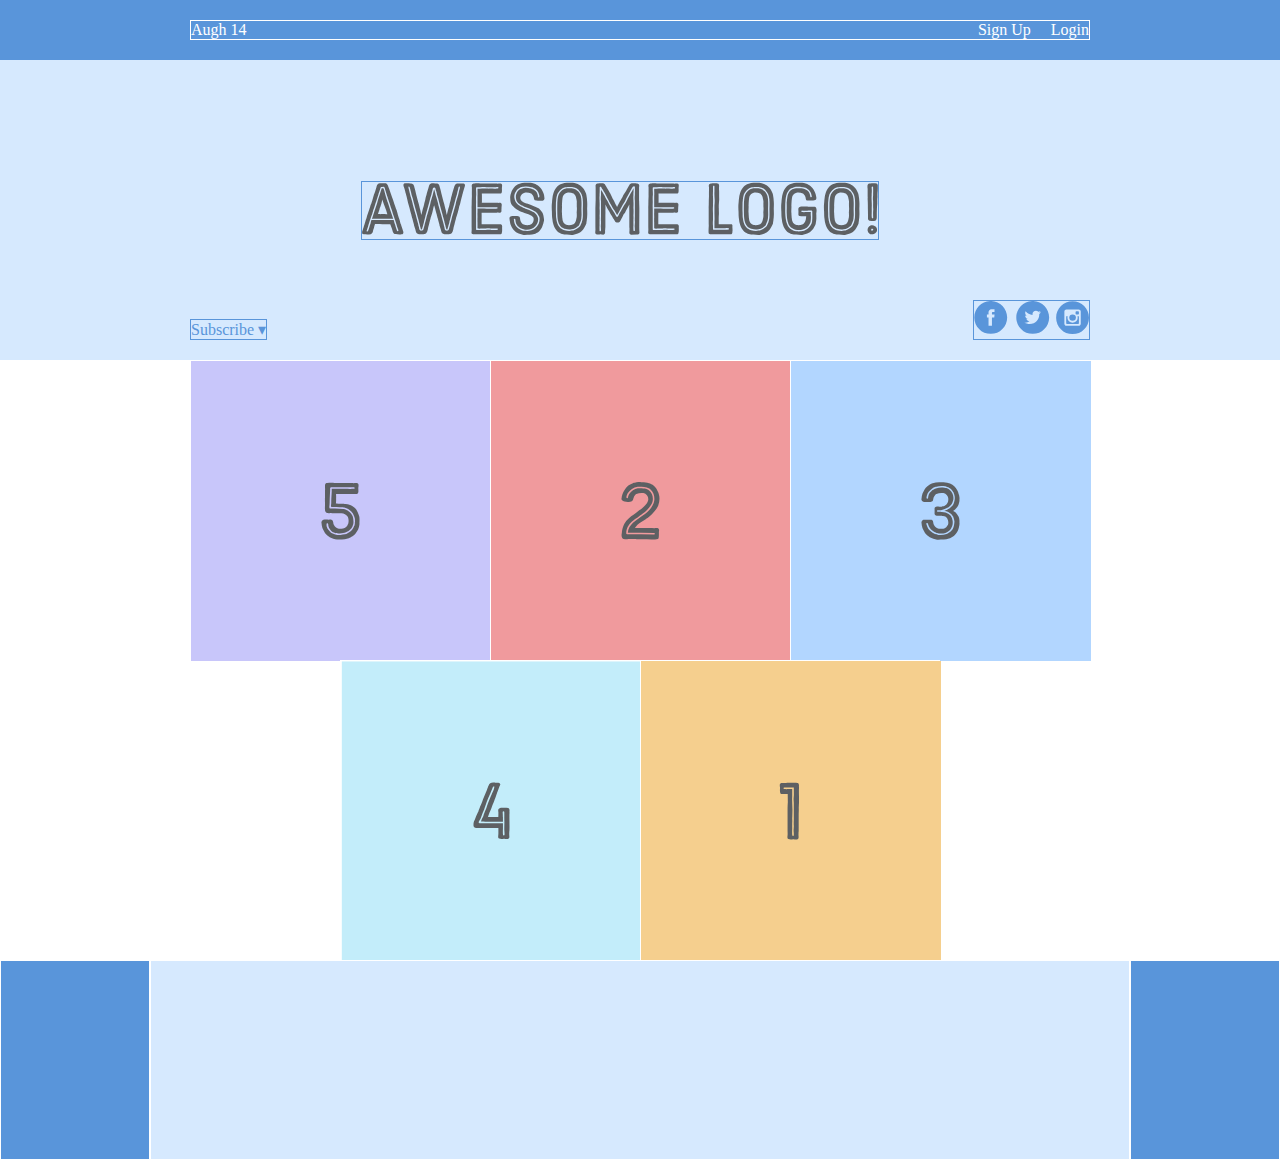
<file: flexbox/index.html>
<!DOCTYPE html>
<html>
    <head>
        <meta charset="UTF-8">
        <meta name="viewpoint" content="width=device-width, initial-scale=1.0">
        <title>FlexBox</title>
        <style>
            * {
                margin: 0;
                padding: 0;
                box-sizing: border-box;
            }
            .menu-container{
                color: #fff;
                background-color: #5995DA;
                padding: 20px 0;
                display: flex;
                justify-content: center;
            }
            .menu{
                border:1px solid#fff;
                width: 900px;
                display: flex;
                justify-content: space-between;
            }
            .links {
                border: 1px solid #fff;  /* For debugging */
                display: flex;

              }
            .login{
                margin-left: 20px;
            }
            .header-container{
                color: #5995DA;
                background-color: #D6E9FE;
                display: flex;
                justify-content: center;
            }
            .header{
                width: 900px;
                height: 300px;
                display: flex;
                justify-content: space-between;
                align-items: center;
            }
            .social,
            .logo,
            .subscribe {
            border: 1px solid #5995DA;
            }
            .photo-grid-container {
                display: flex;
                justify-content: center;
              }
              
              .photo-grid {
                width: 900px;
                display: flex;
                justify-content: center;
                flex-wrap: wrap;
                flex-direction: row;
                align-items: center;
              }
              
              .photo-grid-item {
                border: 1px solid #fff;
                width: 300px;
                height: 300px;
              }
              .first-item{
                order: 1;
              }
              .last-item{
                order: -1;
              }
                .social,
                .subscribe {
                align-self: flex-end;
                margin-bottom: 20px;
                }
            .footer {
                display: flex;
                justify-content: space-between;
                }
                
                .footer-item {
                border: 1px solid #fff;
                background-color: #D6E9FE;
                height: 200px;
                flex: 1;
                }
            .footer-three {
                flex: 2;
                }
            .footer-one,
            .footer-three{
                background-color: #5995DA;
                flex: initial;
                width: 150px    ;
            }
            .signup {
                margin-left: auto;
            }
        </style>
    </head>
    <body>
        <div class="menu-container">
            <div class="menu">
                <div class="date">Augh 14</div>
                <div class='signup'>Sign Up</div>
                <div class='login'>Login</div>
            </div>
        </div>
        <div class="header-container">
            <div class="header">
                <div class="subscribe">Subscribe &#9662;</div>
                <div class="logo"><img src="./images/awesome-logo.svg"></div>
                <div class="social"><img src="./images/social-icons.svg"></div>
            </div>
        </div>
        <div class='photo-grid-container'>
            <div class='photo-grid'>
              <div class='photo-grid-item first-item'>
                <img src='images/one.svg'/>
              </div>
              <div class='photo-grid-item'>
                <img src='images/two.svg'/>
              </div>
              <div class='photo-grid-item'>
                <img src='images/three.svg'/>
              </div>
              <div class='photo-grid-item'>
                <img src='images/four.svg'/>
              </div>
              <div class='photo-grid-item last-item'>
                <img src='images/five.svg'/>
              </div>
            </div>
        </div>
        <div class='footer'>
            <div class='footer-item footer-one'></div>
            <div class='footer-item footer-two'></div>
            <div class='footer-item footer-three'></div>
          </div>
    </body>
</html>
</file>
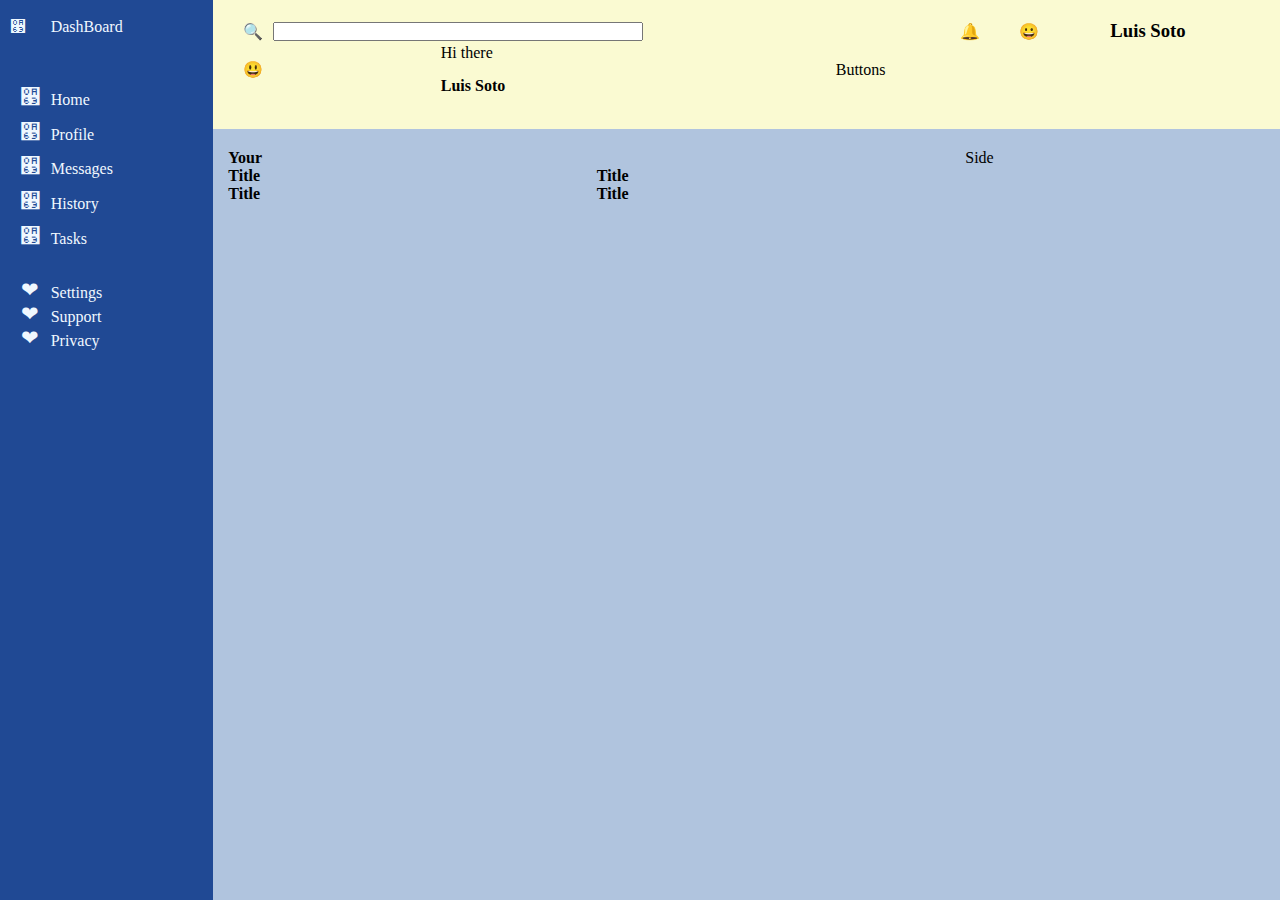
<file: grid/grid.html>
<!DOCTYPE html>
<html lang="en">
<head>
    <meta charset="UTF-8">
    <meta http-equiv="X-UA-Compatible" content="IE=edge">
    <meta name="viewport" content="width=device-width, initial-scale=1.0">
    <link rel="stylesheet" href="./style.css">
    <title>DashBoard</title>
</head>
<body>
  <nav>
    <div class="nav-grid">
      <div class="nav-grid-head">
        <div class="nav-head-logo">&#2659</div>
        <div class="nav-head-box">DashBoard</div>
      </div>
      <div class="nav-grid-mid">
        <div class="nav-grid-box-logo">&#2659</div>
        <div class="nav-grid-box">Home</div>
        <div class="nav-grid-box-logo">&#2659;</div>
        <div class="nav-grid-box">Profile</div>
        <div class="nav-grid-box-logo">&#2659;</div>
        <div class="nav-grid-box">Messages</div>
        <div class="nav-grid-box-logo">&#2659</div>
        <div class="nav-grid-box">History</div>
        <div class="nav-grid-box-logo">&#2659</div>
        <div class="nav-grid-box">Tasks</div>

      </div>
      <div class="nav-grid-bot">
        <div class="nav-grid-box-logo">&#x2764;</div>
        <div class="nav-grid-box">Settings</div>
        <div class="nav-grid-box-logo">&#x2764;</div>
        <div class="nav-grid-box">Support</div>
        <div class="nav-grid-box-logo">&#x2764;</div>
        <div class="nav-grid-box">Privacy</div>
      </div>
    </div>
  </nav>
  <header>
    <div class="header-grid">
      <div class="header-search">
        <div class="magnifying">&#x1F50D;</div>
        <input type="text" name="search" class="searchbar">
      </div>
      <div class="header-top-right">
        <div class="bell">&#x1f514;</div>
        <div class="user-avatar">&#x1f600;</div>
        <h3>Luis Soto</h3>
      </div>
      <div class="header-greeting">
        <div class="greeting-img">&#x1F603;</div>
        <p class="greating">Hi there</p>
        <p id="greeting-name">Luis Soto</p>

      </div>
      <div class="header-buttons">Buttons</div>
    </div>
  </header>
  <main>
    <div class="main-container">
      <div class="main-projects">
        <div id="main-project-title">Your</div>
        <div class="main-projects-box">
          <div class="project-box"><h4>Title</h4>
          <p class="project-content"></p> </div>
          <div class="proyect-icons"></div>
        </div>
        <div class="main-projects-box">
          <div class="project-box"><h4>Title</h4>
          <p class="project-content"></p> </div>
          <div class="proyect-icons"></div>
        </div>
        <div class="main-projects-box">
          <div class="project-box"><h4>Title</h4>
          <p class="project-content"></p> </div>
          <div class="proyect-icons"></div>
        </div>
        <div class="main-projects-box">
          <div class="project-box"><h4>Title</h4>
          <p class="project-content"></p> </div>
          <div class="proyect-icons"></div>
        </div>
    </div>

    <div class="side-container">
      Side
    </div>
  </div>
  </main>

</body>
</html>
</file>
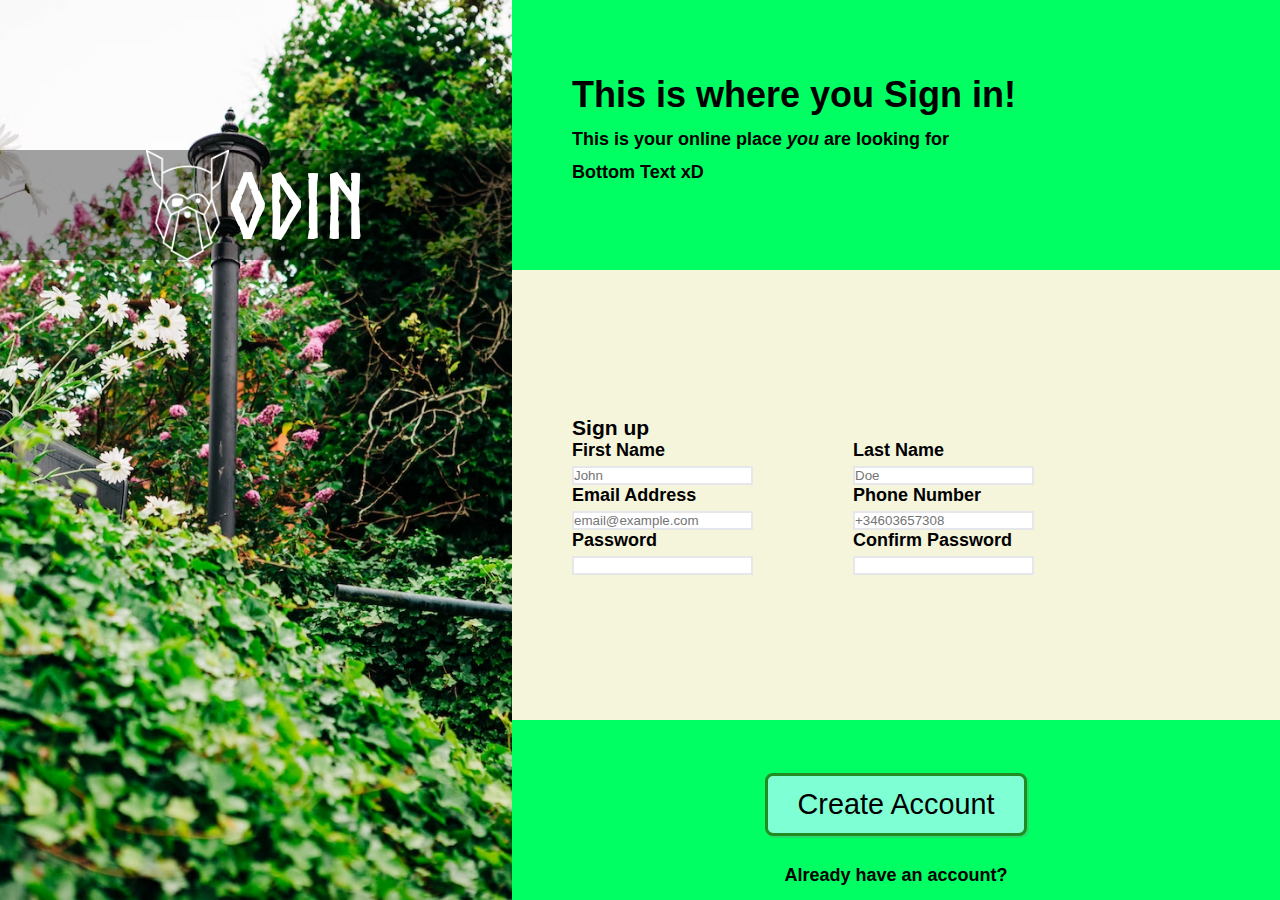
<file: SingUpForm/form.html>
<!DOCTYPE html>
<html lang="en">
<head>
    <meta charset="UTF-8">
    <meta http-equiv="X-UA-Compatible" content="IE=edge">
    <meta name="viewport" content="width=device-width, initial-scale=1.0">
    <link type="text/css" rel="stylesheet" href="./style/style.css">
    <title>SingUp</title>
</head>
<body>
    <div class="left">
        <div class="logo">
            <img src="./style/img/odin-lined.png" alt="logo" id="odin-logo">
            <p id="norse">Odin</p>
        </div>
        
    </div>
    <div class="right">
        <div class="toptext">
            <h1>This is where you Sign in!</h1>
            <p>This is your online place <em>you</em> are looking for</p>
            <p>Bottom Text xD</p>

        </div>
        <div class="middle">
            <h3>Sign up</h3>
            <form action="#" method="post" id="sign-up">
                <div class="top-form">
                    <div class="input-flex">
                        <label for="first-name">First Name</label>
                        <input type="text" id="first-name" placeholder="John" pattern="^([a-zA-Z]+)" required>
                    </div>
                    <div class="input-flex">
                        <label for="last-name">Last Name</label>
                        <input type="text" id="last-name" placeholder="Doe" pattern="^([a-zA-Z]+)" required>

                    </div>
                </div>

                <div class="middle-form">
                    <div class="input-flex">
                        <label for="email">Email Address</label>
                        <input type="email" id="email" placeholder="email@example.com" required>
                    </div>
                    <div class="input-flex">
                        <label for="phone">Phone Number</label>
                        <input type="tel" id="phone" placeholder="+34603657308" required>
                    </div>
                </div>
                <div class="bot-form">
                    <div class="input-flex">
                        <label for="password">Password</label>
                        <input type="password" id="password" required>
                    </div>
                    <div class="input-flex">
                        <label for="confirm">Confirm Password</label>
                        <input type="password" id="confirm" required>
                    </div>
                </div>
            </form>
        </div>
        <div class="bottom">
            <div class="button-container">
                <button type="submit" form="sign-up" id="btn-sign-up">Create Account</button>
            </div>
            <p>Already have an account?</p>
        </div>

    </div>

</body>
</html>
</file>
<file: grid/style.css>
*{
  margin: 0;
  padding: 0;
}
body{
  display: grid;
  grid-template-columns: 1fr 5fr;
  grid-template-rows: 1fr 6fr;
  height: 100vh;
}

nav{
  grid-column: 1/2;
  grid-row: 1/-1;
  padding-top: 10px;
  padding-left: 10px;
  background-color: #204994;
  color:aliceblue
}

.nav-grid{
  display: grid;
  grid-template-columns: 1fr;
  grid-template-rows: 1fr 6fr 3fr;
}

.nav-grid > *{
  display: grid;
}

.nav-grid-head{
  grid-template-columns: 1fr 4fr;
  grid-template-rows: auto;
  align-items: center;
}

.nav-grid-mid{
  grid-row: 2/3;
  grid-column: 1/2;
  grid-template-columns: 1fr 4fr;
  grid-template-rows: auto;
  align-items: end;
  margin-top: 30px;
}


.nav-grid-bot{
  grid-column: 1/2;
  grid-row: 3/4;
  grid-template-columns: 1fr 4fr;
  grid-template-rows: auto;
  align-items: end;
  margin-top: 30px;

}
.nav-grid-box-logo{
  text-align: center;
  font-size: 1.3rem;
}
.nav-grid-box{
  font-size: 1rem;
}

header{
  padding-left: 30px;
  padding-top: 20px ;
  background-color: lightgoldenrodyellow;
}
.header-grid{
  display: grid;
  grid-template-columns: 2fr 1.5fr;
  grid-template-rows: 1fr 2.5fr;
  align-items: center;

}

.header-grid > *{
  display: grid;
}
.magnifying{
  margin-right: 10px; 
}
.header-search{
  display: grid;
  grid-template-columns: .5fr 9fr;
  align-items: center;
  vertical-align: middle;
  width: 400px;
}

.header-top-right{
  grid-template-columns: 0.3fr 0.4fr 1fr;
  margin-left: 100px;
  align-items: center;
  width: 250px;
  justify-items: end;
}

.header-greeting{
  grid-template-columns: .5fr 1fr;
  grid-template-rows: .4fr 1fr;
  align-items: center;
}

.greeting-img{
  grid-row: span 2;
}

#greeting-name{
  font-size: .8rm;
  margin-top: 15px;
  font-weight: 700;
}


main{
  background-color: lightsteelblue;
  padding-top: 20px;
  padding-left: 15px;
  padding-right: 20px;
}

.main-container{
  display: grid;
  grid-template-columns: 2.5fr 1fr;
}

.main-projects{
  display: grid;
  grid-template-columns: 1fr 1fr;
  grid-template-rows: .1fr 1fr 1fr 1fr;
}

#main-project-title{
  grid-column: span 2;
  font-weight: 700;
}
</file>
<file: SingUpForm/style/style.css>
body{
    display: flex;
    width: 100%;
    font-family: Arial, Helvetica, sans-serif;
    font-size: 18px;
    font-weight: 600;
}

@font-face {
    font-family: "norsebold" ;
    src: url("./fonts/Norse-Bold.otf");
}

* {
    padding: 0;
    margin: 0;
}

.left{
    display: flex;
    position: relative;
    background-image: url("./img/photo-1668625598340-f07181c7a143.avif");
    background-repeat: no-repeat;
    background-size: cover;
    background-position: center;
    height: 100vh;
    width: 40%;
}

.logo{
    display: flex;
    position: absolute;
    top: 150px;
    width: 100%;
    background-color: #0000005d;
    align-items: center;
    justify-content: center;
}

#norse{
    font-family: 'norsebold', sans-serif;
    color: white;
    font-size: 90px;
}
#odin-logo{
    height: 110px;
}


.right{
    display: flex;
    flex-direction: column;
    width: 60%;
    height: 100vh;
}

.right > *{
    padding: 0 60px;
    display: flex;
    flex-direction: column;
    justify-content: center;
    background-color: rgb(0, 255, 98);
    font-weight: bold;
    font-family:'Gill Sans', 'Gill Sans MT', Calibri, 'Trebuchet MS', sans-serif
}



.toptext{
    height: 30vh;
}

.toptext > *{
    margin-bottom: 2%;
}

.middle{
    background-color: beige;
    height: 50vh;
}

#sign-up > *{
    display: flex;
    gap: 100px;
}

#sign-up input{
    border: 2.5px solid #E5E7EB;
}

#sign-up{
    display: flex;
    flex-direction: column;
}

.input-flex{
    display: flex;
    flex-direction: column;
    gap: 5px;
}

.bottom{
    height: 20vh;
    display: flex;
    flex-direction: column;
    align-items: center;
}
.button-container{
    display: flex;
    justify-content: center;
    align-items: center;
    height: 130px;
    width: 300px;
}

#btn-sign-up{
    background-color: aquamarine;
    border: 3px solid forestgreen;
    border-radius: 8px;
    box-shadow: 2px 2px hsla(0, 0%, 50%, 0.285);
    color: black;
    font-size: 1.8rem;
    margin: 30px 0 20px 0;
    padding: 12px 30px  ;
}
</file>
